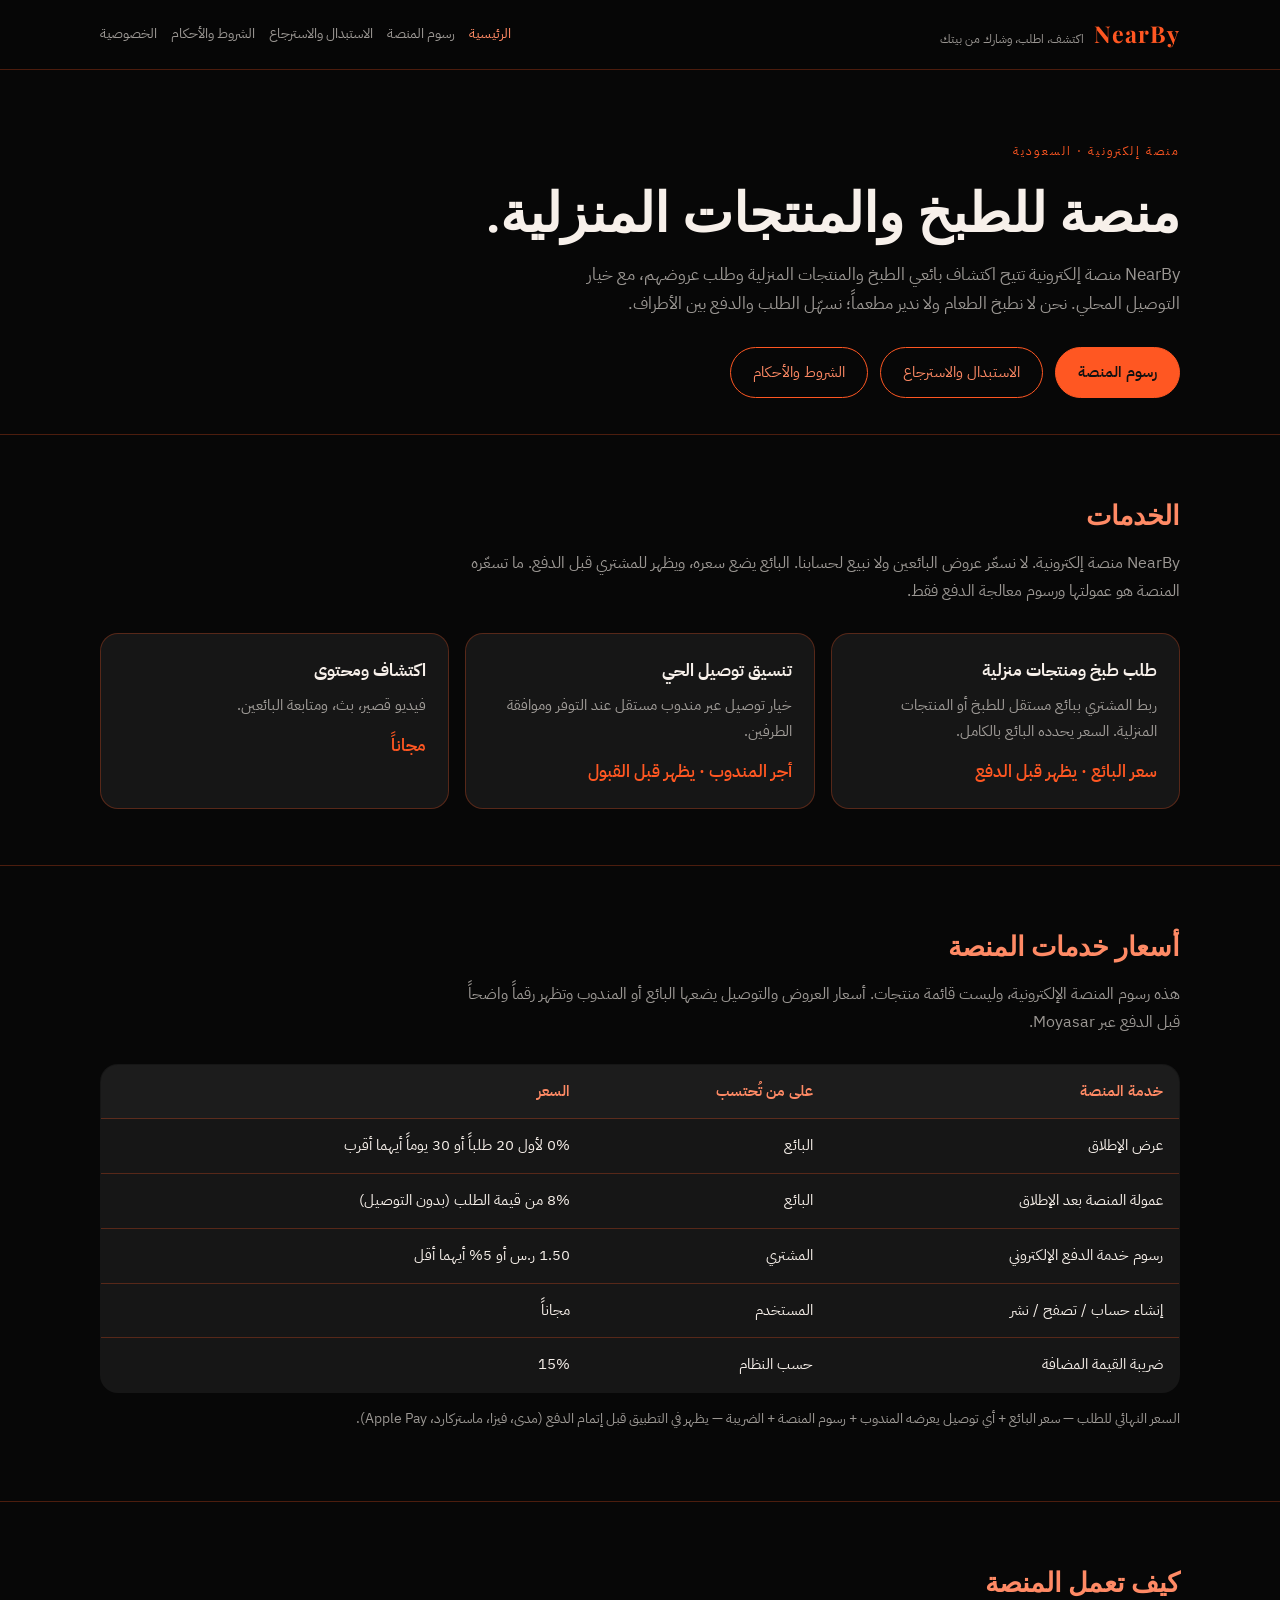
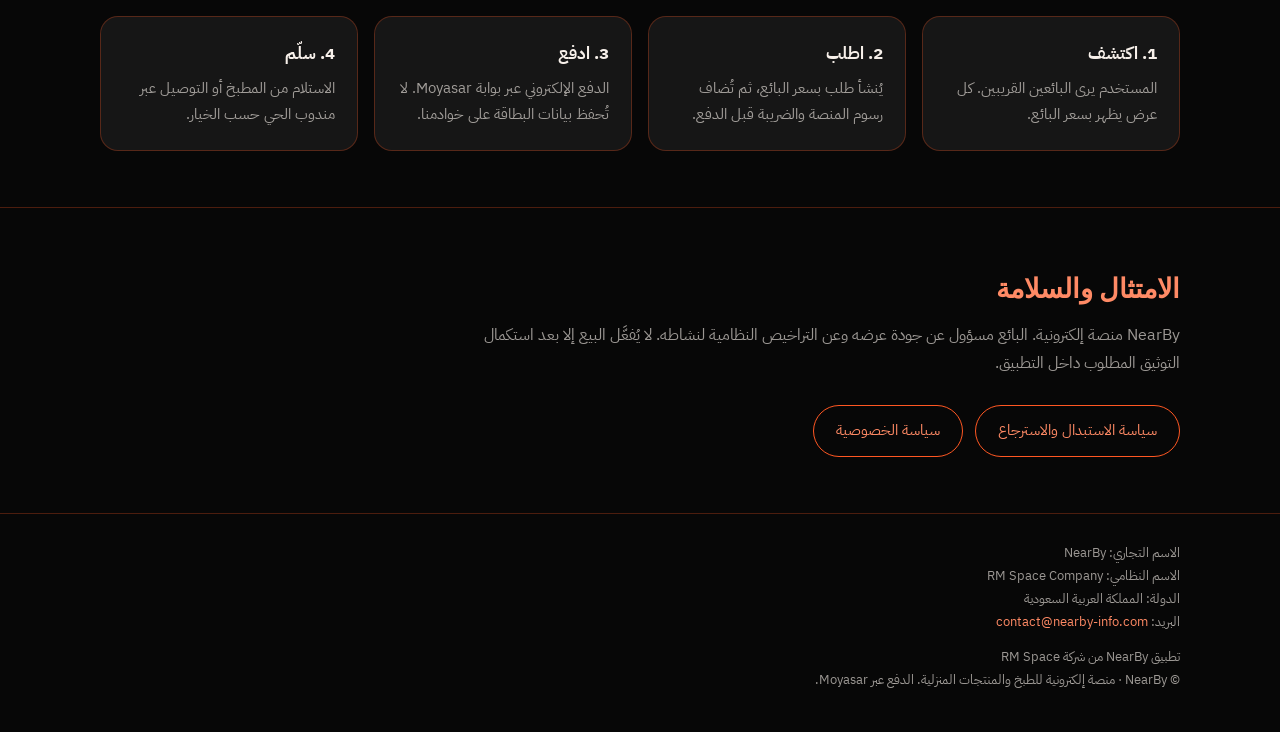
<file: index.html>
<!DOCTYPE html>
<html lang="ar" dir="rtl">
<head>
  <meta charset="utf-8" />
  <meta name="viewport" content="width=device-width, initial-scale=1" />
  <title>NearBy — اكتشف، اطلب، وشارك من بيتك</title>
  <meta name="description" content="NearBy منصة إلكترونية في السعودية للطبخ والمنتجات المنزلية. البائع يحدد أسعار عروضه، والمنصة تعرض رسومها ورسوم الدفع بوضوح." />
  <link rel="preconnect" href="https://fonts.googleapis.com" />
  <link rel="preconnect" href="https://fonts.gstatic.com" crossorigin />
  <link href="https://fonts.googleapis.com/css2?family=IBM+Plex+Sans+Arabic:wght@400;500;600;700&family=Playfair+Display:wght@500;600&display=swap" rel="stylesheet" />
  <link rel="stylesheet" href="styles.css" />
</head>
<body data-page="home">
  <header class="site-header" id="site-header"></header>

  <section class="hero">
    <div class="wrap">
      <p class="kicker">منصة إلكترونية · السعودية</p>
      <h1>منصة للطبخ والمنتجات المنزلية.</h1>
      <p class="lead">NearBy منصة إلكترونية تتيح اكتشاف بائعي الطبخ والمنتجات المنزلية وطلب عروضهم، مع خيار التوصيل المحلي. نحن لا نطبخ الطعام ولا ندير مطعماً؛ نسهّل الطلب والدفع بين الأطراف.</p>
      <div class="cta-row">
        <a class="btn btn-accent" href="pricing.html">رسوم المنصة</a>
        <a class="btn btn-ghost" href="refund.html">الاستبدال والاسترجاع</a>
        <a class="btn btn-ghost" href="terms.html">الشروط والأحكام</a>
      </div>
    </div>
  </section>

  <section class="section" id="services">
    <div class="wrap">
      <h2>الخدمات</h2>
      <p class="intro">NearBy منصة إلكترونية. لا نسعّر عروض البائعين ولا نبيع لحسابنا. البائع يضع سعره، ويظهر للمشتري قبل الدفع. ما تسعّره المنصة هو عمولتها ورسوم معالجة الدفع فقط.</p>
      <div class="grid">
        <article class="card">
          <h3>طلب طبخ ومنتجات منزلية</h3>
          <p>ربط المشتري ببائع مستقل للطبخ أو المنتجات المنزلية. السعر يحدده البائع بالكامل.</p>
          <p class="price">سعر البائع · يظهر قبل الدفع</p>
        </article>
        <article class="card">
          <h3>تنسيق توصيل الحي</h3>
          <p>خيار توصيل عبر مندوب مستقل عند التوفر وموافقة الطرفين.</p>
          <p class="price">أجر المندوب · يظهر قبل القبول</p>
        </article>
        <article class="card">
          <h3>اكتشاف ومحتوى</h3>
          <p>فيديو قصير، بث، ومتابعة البائعين.</p>
          <p class="price">مجاناً</p>
        </article>
      </div>
    </div>
  </section>

  <section class="section" id="pricing">
    <div class="wrap">
      <h2>أسعار خدمات المنصة</h2>
      <p class="intro">هذه رسوم المنصة الإلكترونية، وليست قائمة منتجات. أسعار العروض والتوصيل يضعها البائع أو المندوب وتظهر رقماً واضحاً قبل الدفع عبر Moyasar.</p>
      <table>
        <thead>
          <tr><th>خدمة المنصة</th><th>على من تُحتسب</th><th>السعر</th></tr>
        </thead>
        <tbody>
          <tr><td>عرض الإطلاق</td><td>البائع</td><td>0% لأول 20 طلباً أو 30 يوماً أيهما أقرب</td></tr>
          <tr><td>عمولة المنصة بعد الإطلاق</td><td>البائع</td><td>8% من قيمة الطلب (بدون التوصيل)</td></tr>
          <tr><td>رسوم خدمة الدفع الإلكتروني</td><td>المشتري</td><td>1.50 ر.س أو 5% أيهما أقل</td></tr>
          <tr><td>إنشاء حساب / تصفح / نشر</td><td>المستخدم</td><td>مجاناً</td></tr>
          <tr><td>ضريبة القيمة المضافة</td><td>حسب النظام</td><td>15%</td></tr>
        </tbody>
      </table>
      <p class="note">السعر النهائي للطلب — سعر البائع + أي توصيل يعرضه المندوب + رسوم المنصة + الضريبة — يظهر في التطبيق قبل إتمام الدفع (مدى، فيزا، ماستركارد، Apple Pay).</p>
    </div>
  </section>

  <section class="section">
    <div class="wrap">
      <h2>كيف تعمل المنصة</h2>
      <div class="grid">
        <article class="card"><h3>1. اكتشف</h3><p>المستخدم يرى البائعين القريبين. كل عرض يظهر بسعر البائع.</p></article>
        <article class="card"><h3>2. اطلب</h3><p>يُنشأ طلب بسعر البائع، ثم تُضاف رسوم المنصة والضريبة قبل الدفع.</p></article>
        <article class="card"><h3>3. ادفع</h3><p>الدفع الإلكتروني عبر بوابة Moyasar. لا تُحفظ بيانات البطاقة على خوادمنا.</p></article>
        <article class="card"><h3>4. سلّم</h3><p>الاستلام من المطبخ أو التوصيل عبر مندوب الحي حسب الخيار.</p></article>
      </div>
    </div>
  </section>

  <section class="section">
    <div class="wrap">
      <h2>الامتثال والسلامة</h2>
      <p class="intro">NearBy منصة إلكترونية. البائع مسؤول عن جودة عرضه وعن التراخيص النظامية لنشاطه. لا يُفعَّل البيع إلا بعد استكمال التوثيق المطلوب داخل التطبيق.</p>
      <div class="cta-row">
        <a class="btn btn-ghost" href="refund.html">سياسة الاستبدال والاسترجاع</a>
        <a class="btn btn-ghost" href="privacy.html">سياسة الخصوصية</a>
      </div>
    </div>
  </section>

  <footer class="site-footer" id="site-footer"></footer>
  <script src="entity.js"></script>
  <script src="site.js"></script>
</body>
</html>
</file>
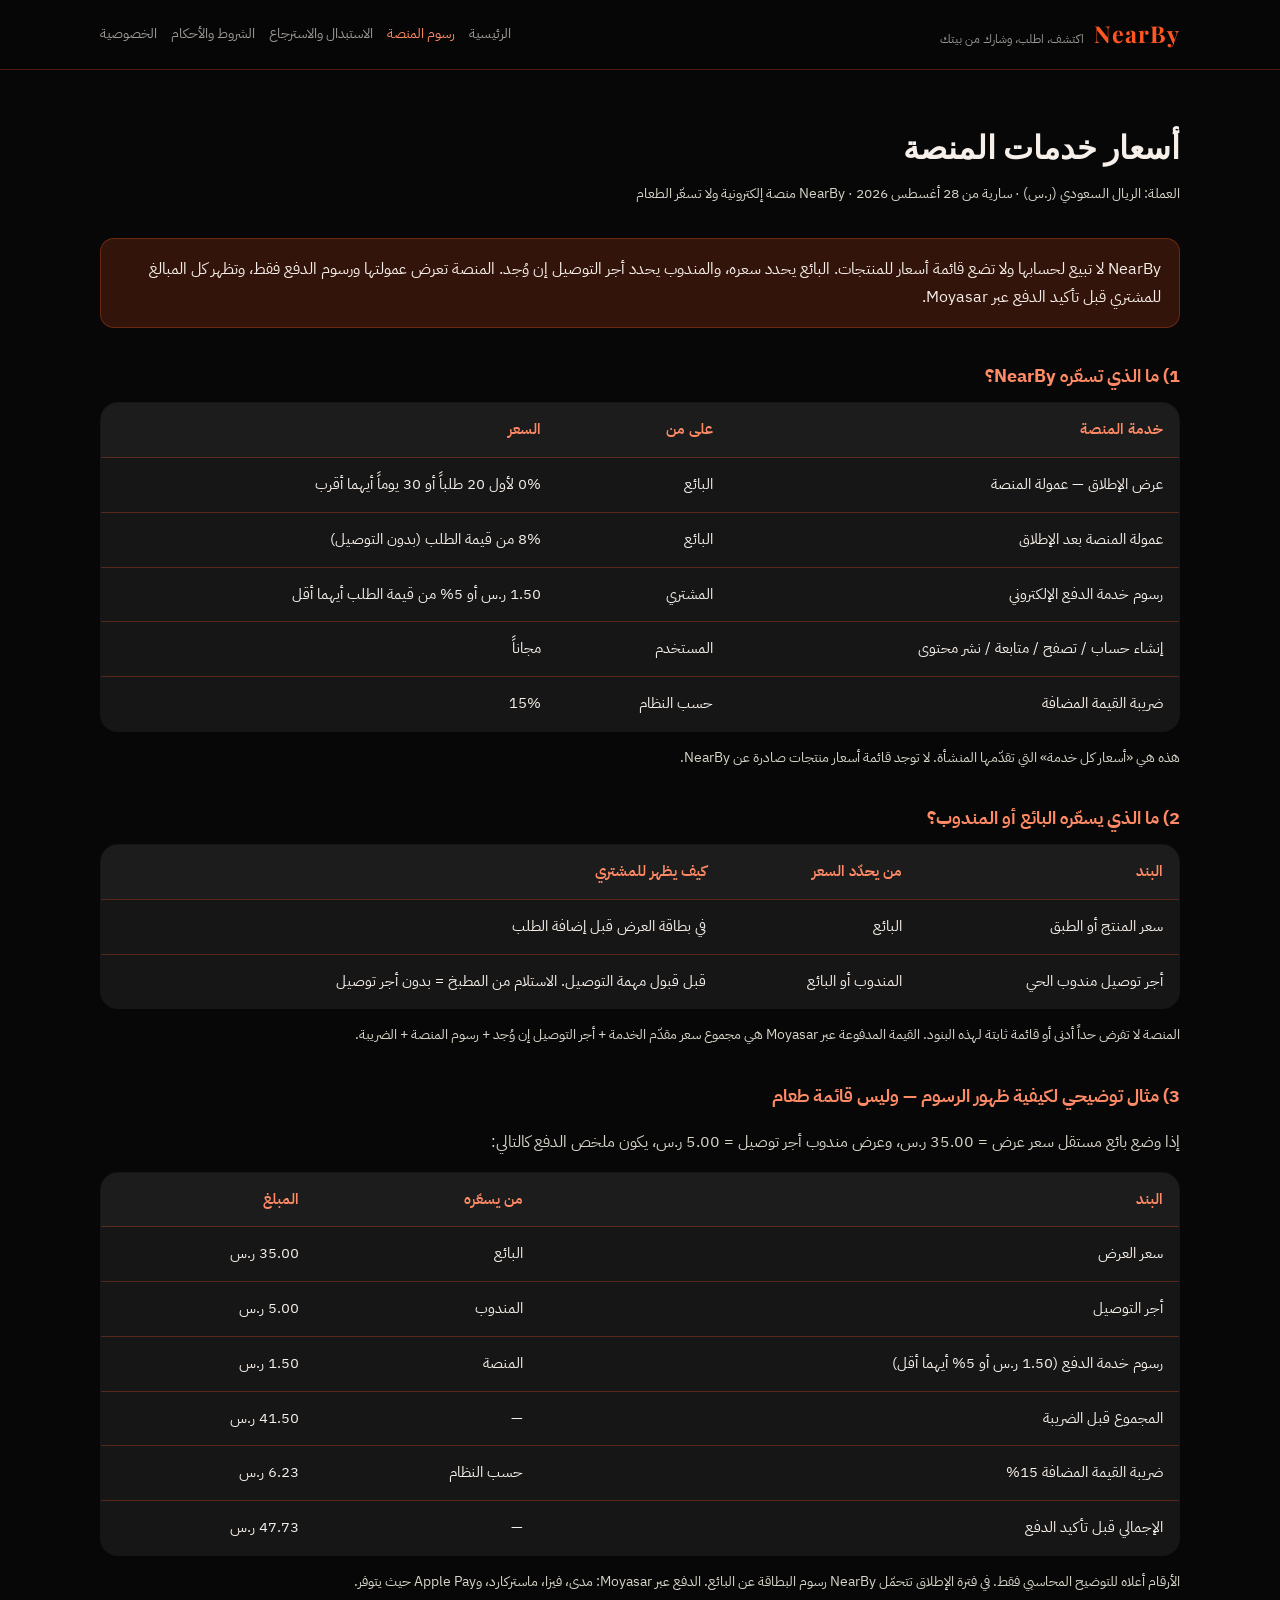
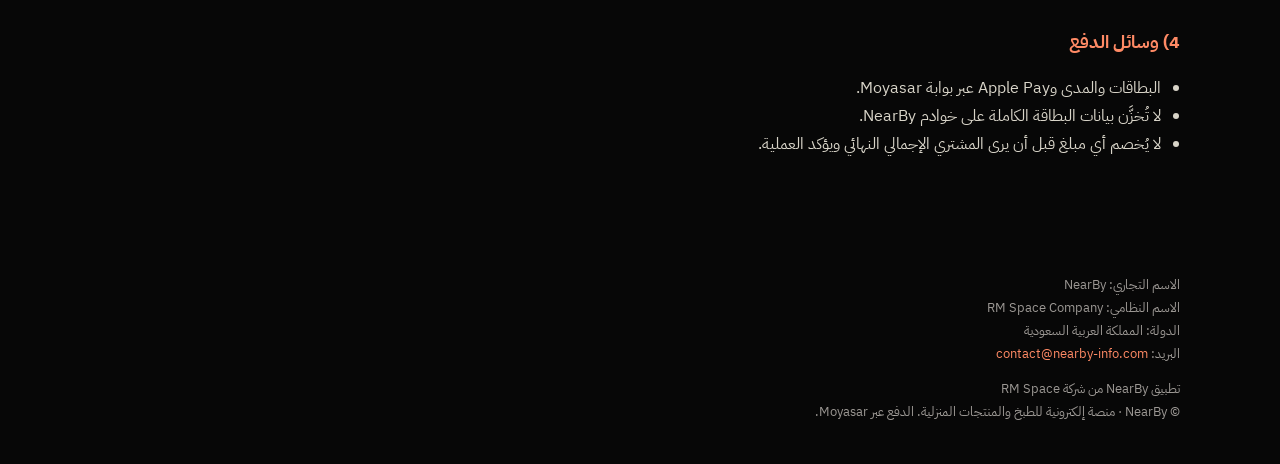
<file: pricing.html>
<!DOCTYPE html>
<html lang="ar" dir="rtl">
<head>
  <meta charset="utf-8" />
  <meta name="viewport" content="width=device-width, initial-scale=1" />
  <title>أسعار خدمات المنصة — NearBy</title>
  <meta name="description" content="رسوم منصة NearBy بالريال السعودي. أسعار العروض يحددها البائع، لا المنصة." />
  <link rel="preconnect" href="https://fonts.googleapis.com" />
  <link rel="preconnect" href="https://fonts.gstatic.com" crossorigin />
  <link href="https://fonts.googleapis.com/css2?family=IBM+Plex+Sans+Arabic:wght@400;500;600;700&family=Playfair+Display:wght@500;600&display=swap" rel="stylesheet" />
  <link rel="stylesheet" href="styles.css" />
</head>
<body data-page="pricing">
  <header class="site-header" id="site-header"></header>
  <main class="legal">
    <div class="wrap">
      <h1>أسعار خدمات المنصة</h1>
      <p class="meta">العملة: الريال السعودي (ر.س) · سارية من <span data-entity="effectiveDate">28 أغسطس 2026</span> · NearBy منصة إلكترونية ولا تسعّر الطعام</p>

      <div class="callout">NearBy لا تبيع لحسابها ولا تضع قائمة أسعار للمنتجات. البائع يحدد سعره، والمندوب يحدد أجر التوصيل إن وُجد. المنصة تعرض عمولتها ورسوم الدفع فقط، وتظهر كل المبالغ للمشتري قبل تأكيد الدفع عبر Moyasar.</div>

      <h2>1) ما الذي تسعّره NearBy؟</h2>
      <table>
        <thead><tr><th>خدمة المنصة</th><th>على من</th><th>السعر</th></tr></thead>
        <tbody>
          <tr><td>عرض الإطلاق — عمولة المنصة</td><td>البائع</td><td>0% لأول 20 طلباً أو 30 يوماً أيهما أقرب</td></tr>
          <tr><td>عمولة المنصة بعد الإطلاق</td><td>البائع</td><td>8% من قيمة الطلب (بدون التوصيل)</td></tr>
          <tr><td>رسوم خدمة الدفع الإلكتروني</td><td>المشتري</td><td>1.50 ر.س أو 5% من قيمة الطلب أيهما أقل</td></tr>
          <tr><td>إنشاء حساب / تصفح / متابعة / نشر محتوى</td><td>المستخدم</td><td>مجاناً</td></tr>
          <tr><td>ضريبة القيمة المضافة</td><td>حسب النظام</td><td>15%</td></tr>
        </tbody>
      </table>
      <p class="note">هذه هي «أسعار كل خدمة» التي تقدّمها المنشأة. لا توجد قائمة أسعار منتجات صادرة عن NearBy.</p>

      <h2>2) ما الذي يسعّره البائع أو المندوب؟</h2>
      <table>
        <thead><tr><th>البند</th><th>من يحدّد السعر</th><th>كيف يظهر للمشتري</th></tr></thead>
        <tbody>
          <tr><td>سعر المنتج أو الطبق</td><td>البائع</td><td>في بطاقة العرض قبل إضافة الطلب</td></tr>
          <tr><td>أجر توصيل مندوب الحي</td><td>المندوب أو البائع</td><td>قبل قبول مهمة التوصيل. الاستلام من المطبخ = بدون أجر توصيل</td></tr>
        </tbody>
      </table>
      <p class="note">المنصة لا تفرض حداً أدنى أو قائمة ثابتة لهذه البنود. القيمة المدفوعة عبر Moyasar هي مجموع سعر مقدّم الخدمة + أجر التوصيل إن وُجد + رسوم المنصة + الضريبة.</p>

      <h2>3) مثال توضيحي لكيفية ظهور الرسوم — وليس قائمة طعام</h2>
      <p>إذا وضع بائع مستقل سعر عرض = 35.00 ر.س، وعرض مندوب أجر توصيل = 5.00 ر.س، يكون ملخص الدفع كالتالي:</p>
      <table>
        <thead><tr><th>البند</th><th>من يسعّره</th><th>المبلغ</th></tr></thead>
        <tbody>
          <tr><td>سعر العرض</td><td>البائع</td><td>35.00 ر.س</td></tr>
          <tr><td>أجر التوصيل</td><td>المندوب</td><td>5.00 ر.س</td></tr>
          <tr><td>رسوم خدمة الدفع (1.50 ر.س أو 5% أيهما أقل)</td><td>المنصة</td><td>1.50 ر.س</td></tr>
          <tr><td>المجموع قبل الضريبة</td><td>—</td><td>41.50 ر.س</td></tr>
          <tr><td>ضريبة القيمة المضافة 15%</td><td>حسب النظام</td><td>6.23 ر.س</td></tr>
          <tr><td>الإجمالي قبل تأكيد الدفع</td><td>—</td><td>47.73 ر.س</td></tr>
        </tbody>
      </table>
      <p class="note">الأرقام أعلاه للتوضيح المحاسبي فقط. في فترة الإطلاق تتحمّل NearBy رسوم البطاقة عن البائع. الدفع عبر Moyasar: مدى، فيزا، ماستركارد، وApple Pay حيث يتوفر.</p>

      <h2>4) وسائل الدفع</h2>
      <ul>
        <li>البطاقات والمدى وApple Pay عبر بوابة Moyasar.</li>
        <li>لا تُخزَّن بيانات البطاقة الكاملة على خوادم NearBy.</li>
        <li>لا يُخصم أي مبلغ قبل أن يرى المشتري الإجمالي النهائي ويؤكد العملية.</li>
      </ul>
    </div>
  </main>
  <footer class="site-footer" id="site-footer"></footer>
  <script src="entity.js"></script>
  <script src="site.js"></script>
</body>
</html>
</file>
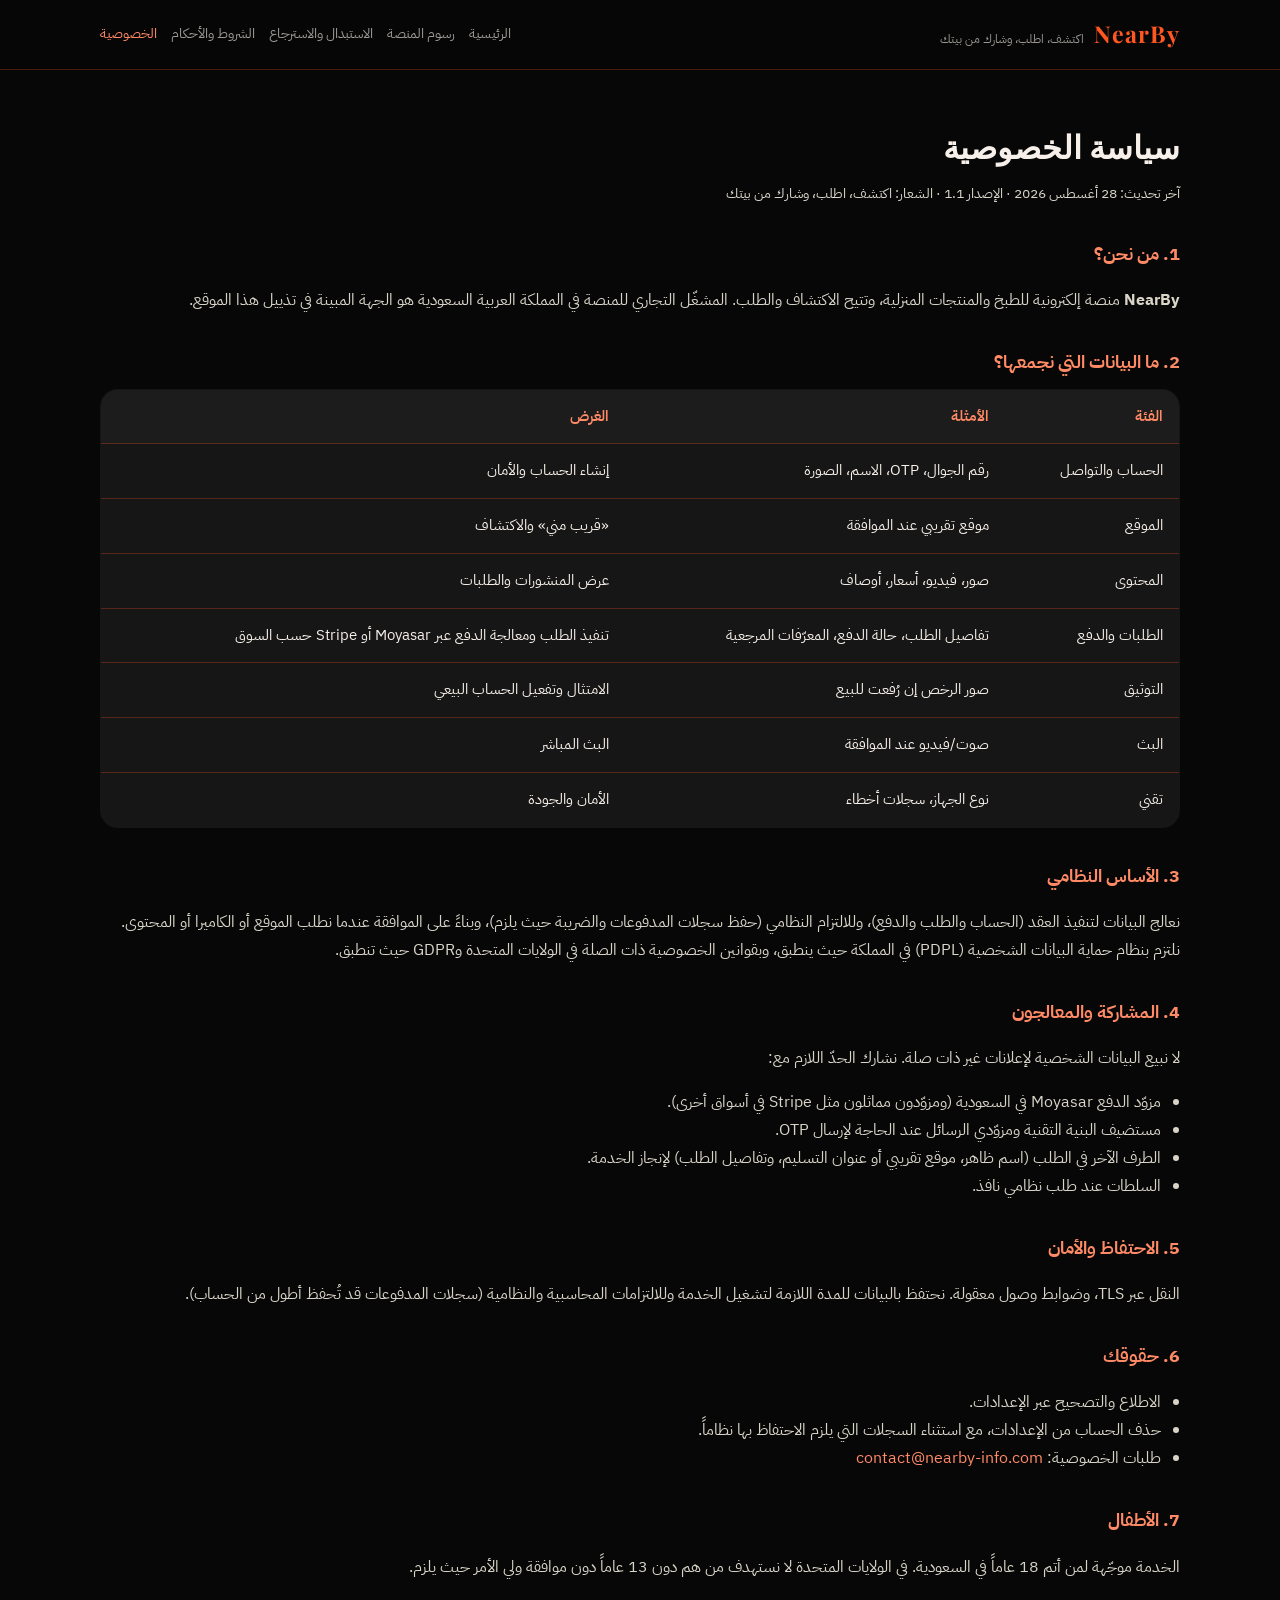
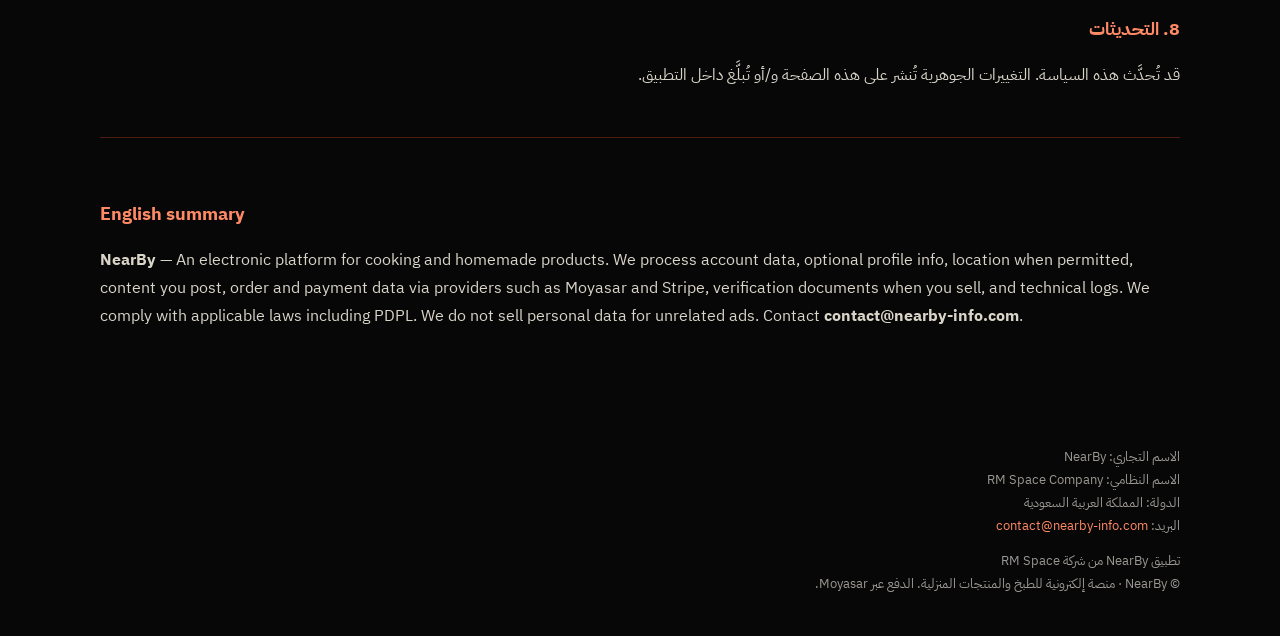
<file: privacy.html>
<!DOCTYPE html>
<html lang="ar" dir="rtl">
<head>
  <meta charset="utf-8" />
  <meta name="viewport" content="width=device-width, initial-scale=1" />
  <title>سياسة الخصوصية — NearBy</title>
  <meta name="description" content="سياسة الخصوصية لتطبيق NearBy — اكتشف، اطلب، وشارك من بيتك. الامتثال لنظام حماية البيانات الشخصية ومعالجة الدفع عبر Moyasar." />
  <link rel="preconnect" href="https://fonts.googleapis.com" />
  <link rel="preconnect" href="https://fonts.gstatic.com" crossorigin />
  <link href="https://fonts.googleapis.com/css2?family=IBM+Plex+Sans+Arabic:wght@400;500;600;700&family=Playfair+Display:wght@500;600&display=swap" rel="stylesheet" />
  <link rel="stylesheet" href="styles.css" />
</head>
<body data-page="privacy">
  <header class="site-header" id="site-header"></header>
  <main class="legal">
    <div class="wrap">
      <h1>سياسة الخصوصية</h1>
      <p class="meta">آخر تحديث: 28 أغسطس 2026 · الإصدار 1.1 · الشعار: اكتشف، اطلب، وشارك من بيتك</p>

      <h2>1. من نحن؟</h2>
      <p><strong>NearBy</strong> منصة إلكترونية للطبخ والمنتجات المنزلية، وتتيح الاكتشاف والطلب. المشغّل التجاري للمنصة في المملكة العربية السعودية هو الجهة المبينة في تذييل هذا الموقع.</p>

      <h2>2. ما البيانات التي نجمعها؟</h2>
      <table>
        <thead><tr><th>الفئة</th><th>الأمثلة</th><th>الغرض</th></tr></thead>
        <tbody>
          <tr><td>الحساب والتواصل</td><td>رقم الجوال، OTP، الاسم، الصورة</td><td>إنشاء الحساب والأمان</td></tr>
          <tr><td>الموقع</td><td>موقع تقريبي عند الموافقة</td><td>«قريب مني» والاكتشاف</td></tr>
          <tr><td>المحتوى</td><td>صور، فيديو، أسعار، أوصاف</td><td>عرض المنشورات والطلبات</td></tr>
          <tr><td>الطلبات والدفع</td><td>تفاصيل الطلب، حالة الدفع، المعرّفات المرجعية</td><td>تنفيذ الطلب ومعالجة الدفع عبر Moyasar أو Stripe حسب السوق</td></tr>
          <tr><td>التوثيق</td><td>صور الرخص إن رُفعت للبيع</td><td>الامتثال وتفعيل الحساب البيعي</td></tr>
          <tr><td>البث</td><td>صوت/فيديو عند الموافقة</td><td>البث المباشر</td></tr>
          <tr><td>تقني</td><td>نوع الجهاز، سجلات أخطاء</td><td>الأمان والجودة</td></tr>
        </tbody>
      </table>

      <h2>3. الأساس النظامي</h2>
      <p>نعالج البيانات لتنفيذ العقد (الحساب والطلب والدفع)، وللالتزام النظامي (حفظ سجلات المدفوعات والضريبة حيث يلزم)، وبناءً على الموافقة عندما نطلب الموقع أو الكاميرا أو المحتوى. نلتزم بنظام حماية البيانات الشخصية (PDPL) في المملكة حيث ينطبق، وبقوانين الخصوصية ذات الصلة في الولايات المتحدة وGDPR حيث تنطبق.</p>

      <h2>4. المشاركة والمعالجون</h2>
      <p>لا نبيع البيانات الشخصية لإعلانات غير ذات صلة. نشارك الحدّ اللازم مع:</p>
      <ul>
        <li>مزوّد الدفع Moyasar في السعودية (ومزوّدون مماثلون مثل Stripe في أسواق أخرى).</li>
        <li>مستضيف البنية التقنية ومزوّدي الرسائل عند الحاجة لإرسال OTP.</li>
        <li>الطرف الآخر في الطلب (اسم ظاهر، موقع تقريبي أو عنوان التسليم، وتفاصيل الطلب) لإنجاز الخدمة.</li>
        <li>السلطات عند طلب نظامي نافذ.</li>
      </ul>

      <h2>5. الاحتفاظ والأمان</h2>
      <p>النقل عبر TLS، وضوابط وصول معقولة. نحتفظ بالبيانات للمدة اللازمة لتشغيل الخدمة وللالتزامات المحاسبية والنظامية (سجلات المدفوعات قد تُحفظ أطول من الحساب).</p>

      <h2>6. حقوقك</h2>
      <ul>
        <li>الاطلاع والتصحيح عبر الإعدادات.</li>
        <li>حذف الحساب من الإعدادات، مع استثناء السجلات التي يلزم الاحتفاظ بها نظاماً.</li>
        <li>طلبات الخصوصية: <a href="mailto:contact@nearby-info.com">contact@nearby-info.com</a></li>
      </ul>

      <h2>7. الأطفال</h2>
      <p>الخدمة موجّهة لمن أتم 18 عاماً في السعودية. في الولايات المتحدة لا نستهدف من هم دون 13 عاماً دون موافقة ولي الأمر حيث يلزم.</p>

      <h2>8. التحديثات</h2>
      <p>قد تُحدَّث هذه السياسة. التغييرات الجوهرية تُنشر على هذه الصفحة و/أو تُبلَّغ داخل التطبيق.</p>

      <div class="en-block">
        <h2>English summary</h2>
        <p><strong>NearBy</strong> — An electronic platform for cooking and homemade products. We process account data, optional profile info, location when permitted, content you post, order and payment data via providers such as Moyasar and Stripe, verification documents when you sell, and technical logs. We comply with applicable laws including PDPL. We do not sell personal data for unrelated ads. Contact <strong>contact@nearby-info.com</strong>.</p>
      </div>
    </div>
  </main>
  <footer class="site-footer" id="site-footer"></footer>
  <script src="entity.js"></script>
  <script src="site.js"></script>
</body>
</html>
</file>
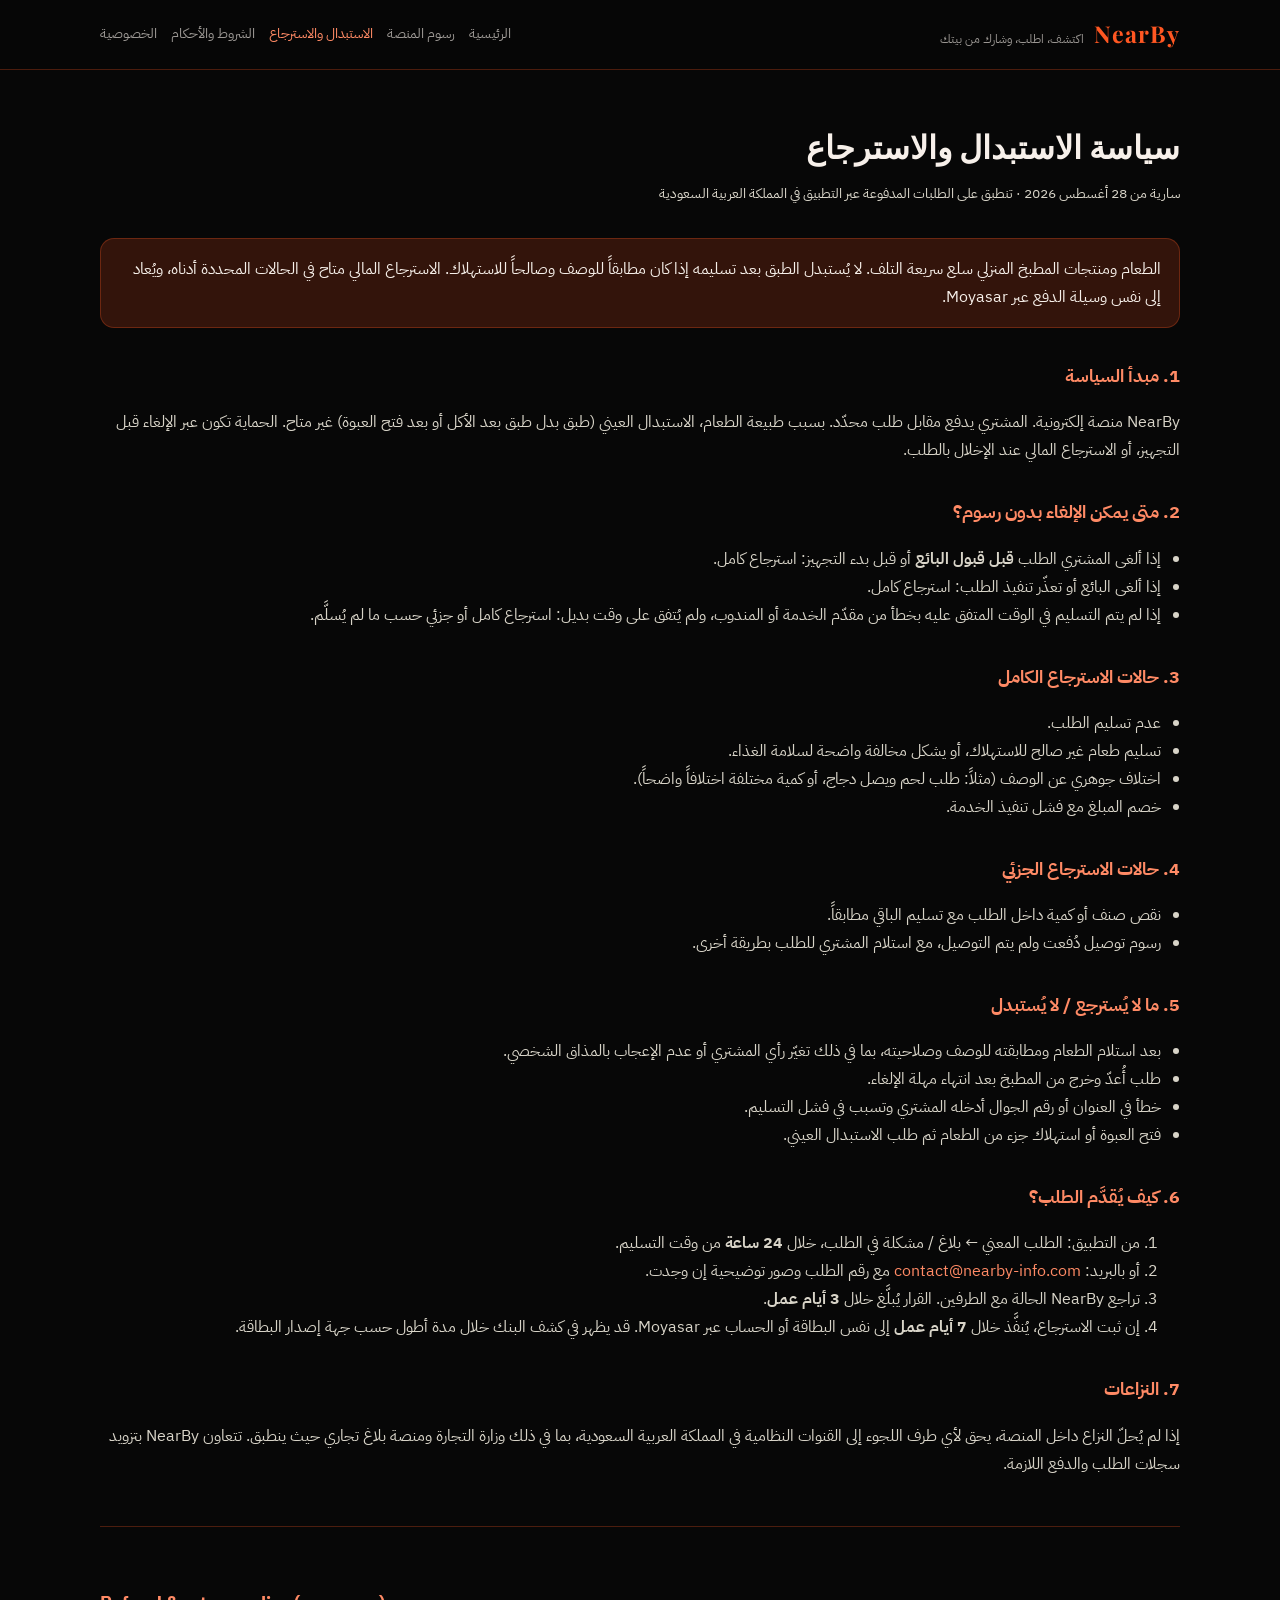
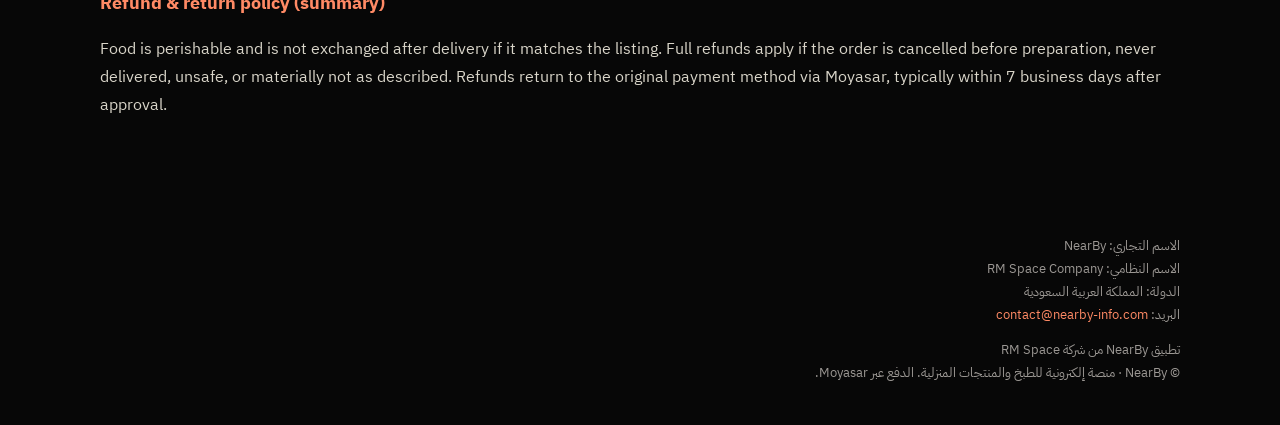
<file: refund.html>
<!DOCTYPE html>
<html lang="ar" dir="rtl">
<head>
  <meta charset="utf-8" />
  <meta name="viewport" content="width=device-width, initial-scale=1" />
  <title>سياسة الاستبدال والاسترجاع — NearBy</title>
  <meta name="description" content="سياسة الاستبدال والاسترجاع لمنصة NearBy: الطعام منتج سريع التلف، مع استرجاع واضح عند الإلغاء أو عدم التسليم أو عدم المطابقة." />
  <link rel="preconnect" href="https://fonts.googleapis.com" />
  <link rel="preconnect" href="https://fonts.gstatic.com" crossorigin />
  <link href="https://fonts.googleapis.com/css2?family=IBM+Plex+Sans+Arabic:wght@400;500;600;700&family=Playfair+Display:wght@500;600&display=swap" rel="stylesheet" />
  <link rel="stylesheet" href="styles.css" />
</head>
<body data-page="refund">
  <header class="site-header" id="site-header"></header>
  <main class="legal">
    <div class="wrap">
      <h1>سياسة الاستبدال والاسترجاع</h1>
      <p class="meta">سارية من <span data-entity="effectiveDate">28 أغسطس 2026</span> · تنطبق على الطلبات المدفوعة عبر التطبيق في المملكة العربية السعودية</p>

      <div class="callout">الطعام ومنتجات المطبخ المنزلي سلع سريعة التلف. لا يُستبدل الطبق بعد تسليمه إذا كان مطابقاً للوصف وصالحاً للاستهلاك. الاسترجاع المالي متاح في الحالات المحددة أدناه، ويُعاد إلى نفس وسيلة الدفع عبر Moyasar.</div>

      <h2>1. مبدأ السياسة</h2>
      <p>NearBy منصة إلكترونية. المشتري يدفع مقابل طلب محدّد. بسبب طبيعة الطعام، الاستبدال العيني (طبق بدل طبق بعد الأكل أو بعد فتح العبوة) غير متاح. الحماية تكون عبر الإلغاء قبل التجهيز، أو الاسترجاع المالي عند الإخلال بالطلب.</p>

      <h2>2. متى يمكن الإلغاء بدون رسوم؟</h2>
      <ul>
        <li>إذا ألغى المشتري الطلب <strong>قبل قبول البائع</strong> أو قبل بدء التجهيز: استرجاع كامل.</li>
        <li>إذا ألغى البائع أو تعذّر تنفيذ الطلب: استرجاع كامل.</li>
        <li>إذا لم يتم التسليم في الوقت المتفق عليه بخطأ من مقدّم الخدمة أو المندوب، ولم يُتفق على وقت بديل: استرجاع كامل أو جزئي حسب ما لم يُسلَّم.</li>
      </ul>

      <h2>3. حالات الاسترجاع الكامل</h2>
      <ul>
        <li>عدم تسليم الطلب.</li>
        <li>تسليم طعام غير صالح للاستهلاك، أو يشكل مخالفة واضحة لسلامة الغذاء.</li>
        <li>اختلاف جوهري عن الوصف (مثلاً: طلب لحم ويصل دجاج، أو كمية مختلفة اختلافاً واضحاً).</li>
        <li>خصم المبلغ مع فشل تنفيذ الخدمة.</li>
      </ul>

      <h2>4. حالات الاسترجاع الجزئي</h2>
      <ul>
        <li>نقص صنف أو كمية داخل الطلب مع تسليم الباقي مطابقاً.</li>
        <li>رسوم توصيل دُفعت ولم يتم التوصيل، مع استلام المشتري للطلب بطريقة أخرى.</li>
      </ul>

      <h2>5. ما لا يُسترجع / لا يُستبدل</h2>
      <ul>
        <li>بعد استلام الطعام ومطابقته للوصف وصلاحيته، بما في ذلك تغيّر رأي المشتري أو عدم الإعجاب بالمذاق الشخصي.</li>
        <li>طلب أُعدّ وخرج من المطبخ بعد انتهاء مهلة الإلغاء.</li>
        <li>خطأ في العنوان أو رقم الجوال أدخله المشتري وتسبب في فشل التسليم.</li>
        <li>فتح العبوة أو استهلاك جزء من الطعام ثم طلب الاستبدال العيني.</li>
      </ul>

      <h2>6. كيف يُقدَّم الطلب؟</h2>
      <ol>
        <li>من التطبيق: الطلب المعني ← بلاغ / مشكلة في الطلب، خلال <strong>24 ساعة</strong> من وقت التسليم.</li>
        <li>أو بالبريد: <a href="mailto:contact@nearby-info.com">contact@nearby-info.com</a> مع رقم الطلب وصور توضيحية إن وجدت.</li>
        <li>تراجع NearBy الحالة مع الطرفين. القرار يُبلَّغ خلال <strong>3 أيام عمل</strong>.</li>
        <li>إن ثبت الاسترجاع، يُنفَّذ خلال <strong>7 أيام عمل</strong> إلى نفس البطاقة أو الحساب عبر Moyasar. قد يظهر في كشف البنك خلال مدة أطول حسب جهة إصدار البطاقة.</li>
      </ol>

      <h2>7. النزاعات</h2>
      <p>إذا لم يُحلّ النزاع داخل المنصة، يحق لأي طرف اللجوء إلى القنوات النظامية في المملكة العربية السعودية، بما في ذلك وزارة التجارة ومنصة بلاغ تجاري حيث ينطبق. تتعاون NearBy بتزويد سجلات الطلب والدفع اللازمة.</p>

      <div class="en-block">
        <h2>Refund &amp; return policy (summary)</h2>
        <p>Food is perishable and is not exchanged after delivery if it matches the listing. Full refunds apply if the order is cancelled before preparation, never delivered, unsafe, or materially not as described. Refunds return to the original payment method via Moyasar, typically within 7 business days after approval.</p>
      </div>
    </div>
  </main>
  <footer class="site-footer" id="site-footer"></footer>
  <script src="entity.js"></script>
  <script src="site.js"></script>
</body>
</html>
</file>
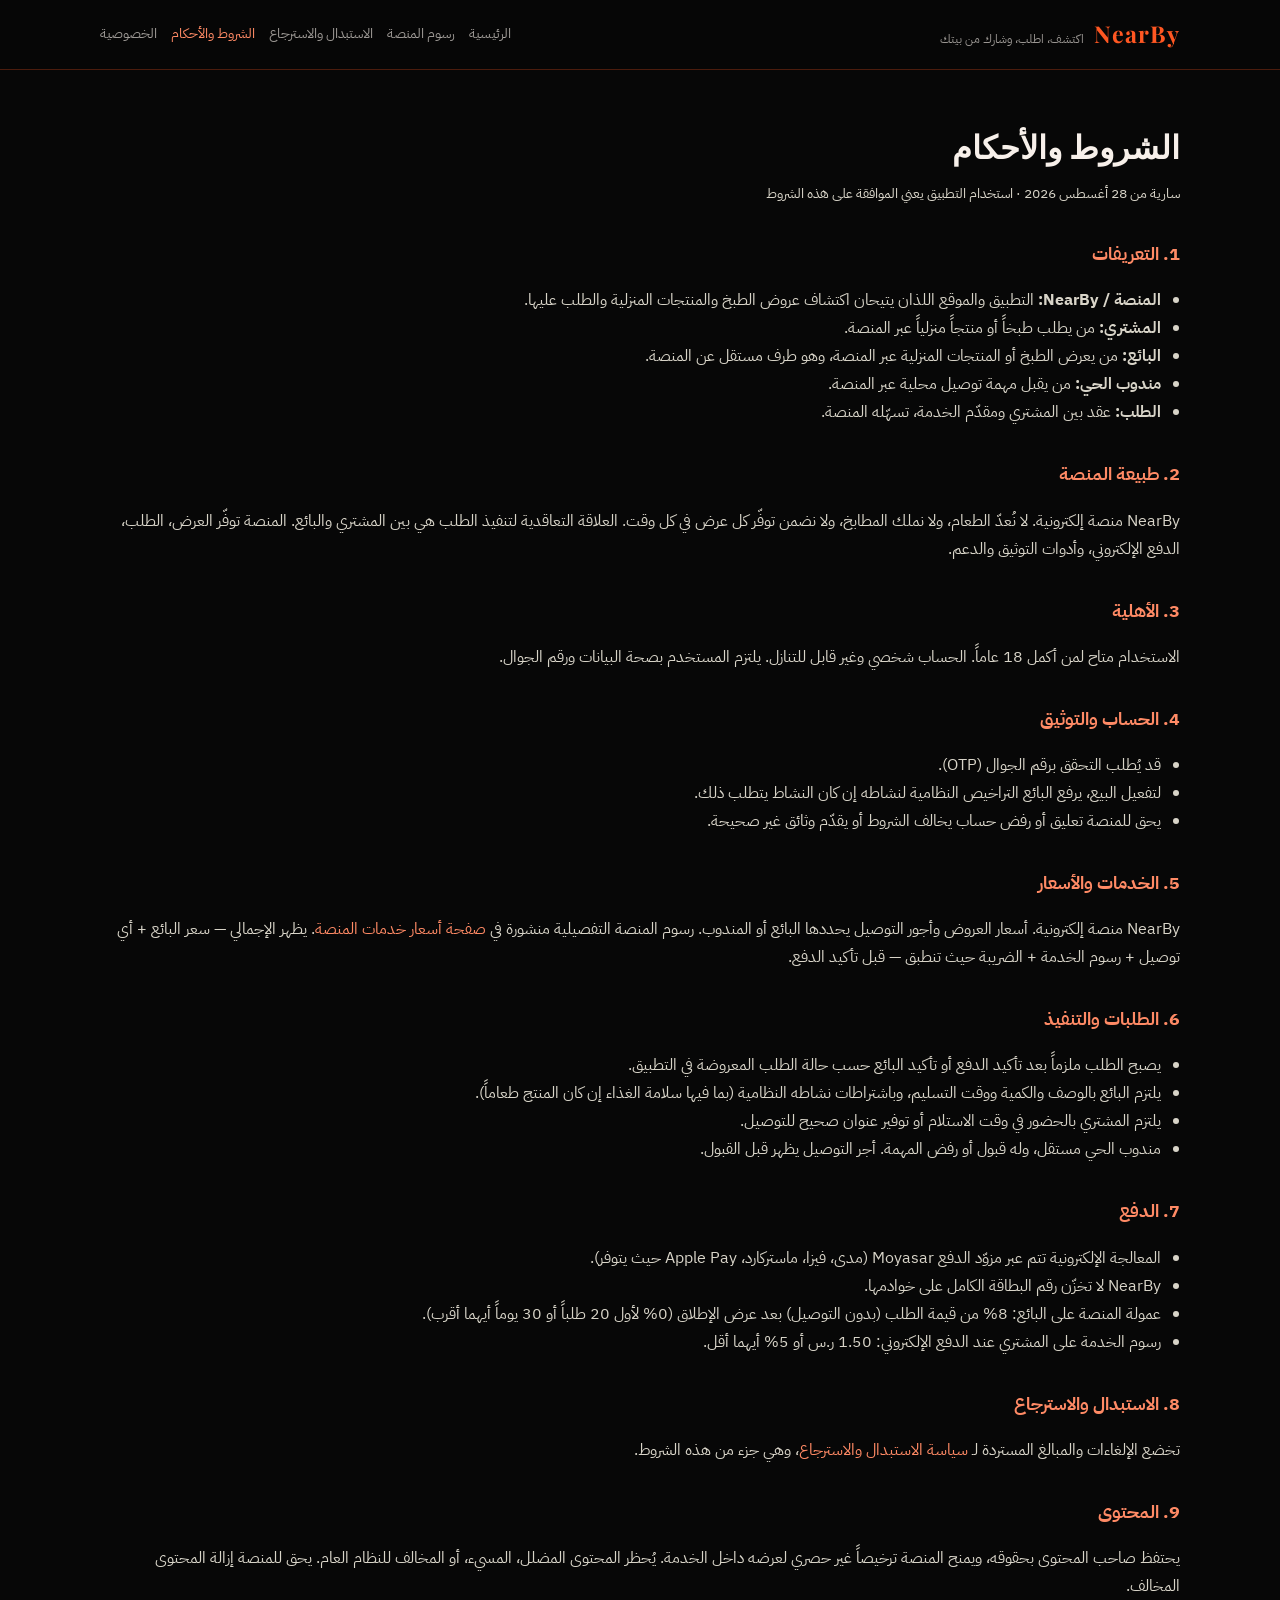
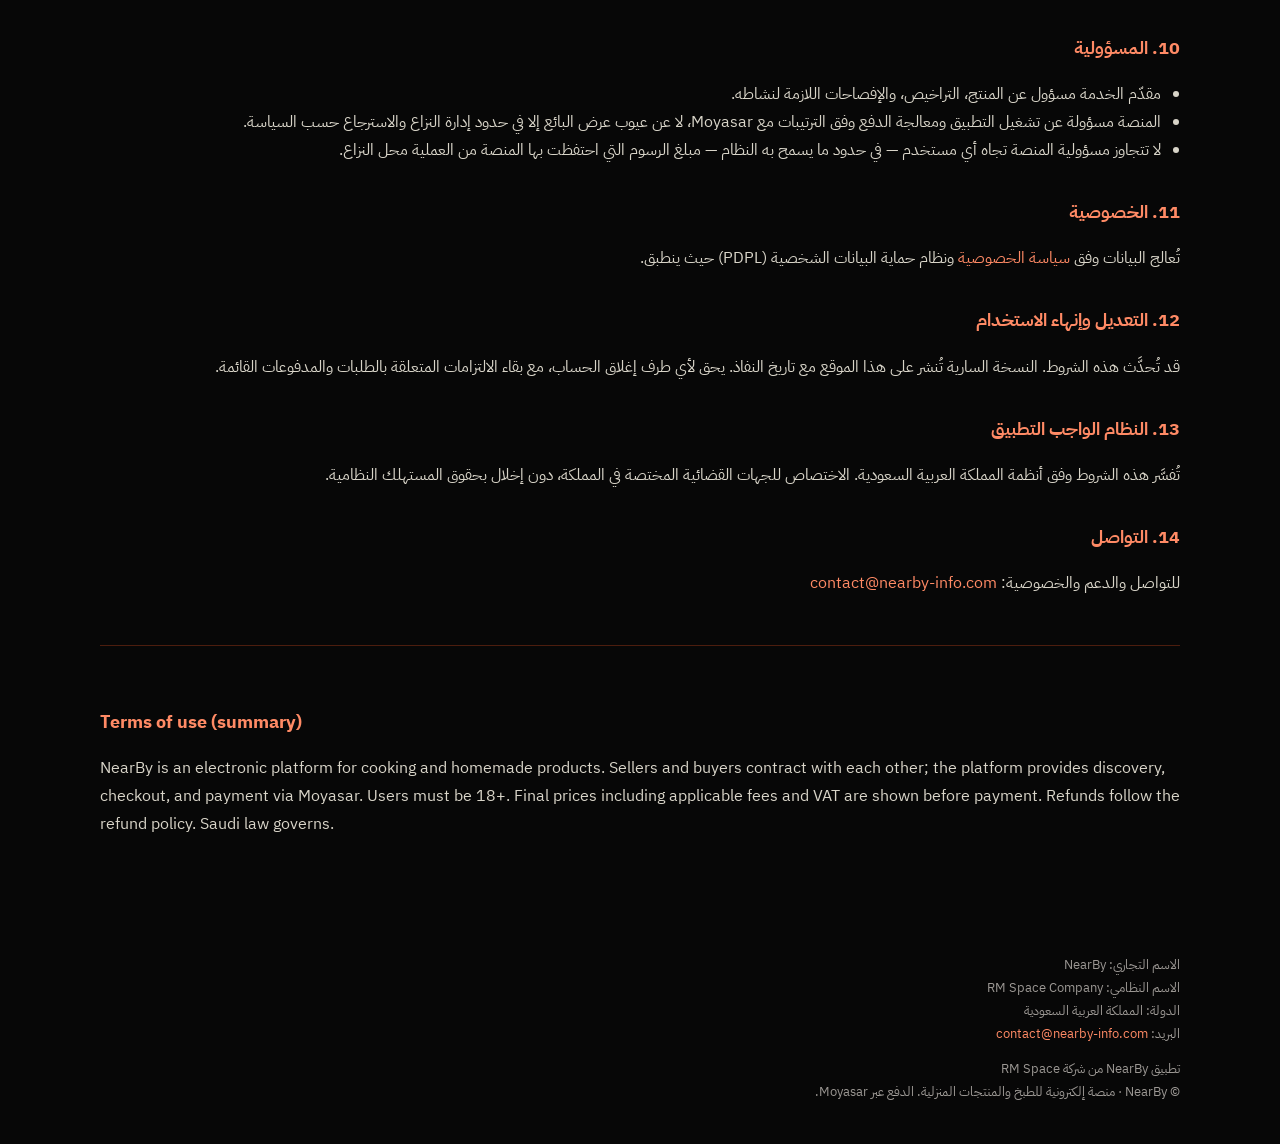
<file: terms.html>
<!DOCTYPE html>
<html lang="ar" dir="rtl">
<head>
  <meta charset="utf-8" />
  <meta name="viewport" content="width=device-width, initial-scale=1" />
  <title>الشروط والأحكام — NearBy</title>
  <meta name="description" content="شروط وأحكام استخدام منصة NearBy للطلب من البائعين المحليين والدفع الإلكتروني." />
  <link rel="preconnect" href="https://fonts.googleapis.com" />
  <link rel="preconnect" href="https://fonts.gstatic.com" crossorigin />
  <link href="https://fonts.googleapis.com/css2?family=IBM+Plex+Sans+Arabic:wght@400;500;600;700&family=Playfair+Display:wght@500;600&display=swap" rel="stylesheet" />
  <link rel="stylesheet" href="styles.css" />
</head>
<body data-page="terms">
  <header class="site-header" id="site-header"></header>
  <main class="legal">
    <div class="wrap">
      <h1>الشروط والأحكام</h1>
      <p class="meta">سارية من <span data-entity="effectiveDate">28 أغسطس 2026</span> · استخدام التطبيق يعني الموافقة على هذه الشروط</p>

      <h2>1. التعريفات</h2>
      <ul>
        <li><strong>المنصة / NearBy:</strong> التطبيق والموقع اللذان يتيحان اكتشاف عروض الطبخ والمنتجات المنزلية والطلب عليها.</li>
        <li><strong>المشتري:</strong> من يطلب طبخاً أو منتجاً منزلياً عبر المنصة.</li>
        <li><strong>البائع:</strong> من يعرض الطبخ أو المنتجات المنزلية عبر المنصة، وهو طرف مستقل عن المنصة.</li>
        <li><strong>مندوب الحي:</strong> من يقبل مهمة توصيل محلية عبر المنصة.</li>
        <li><strong>الطلب:</strong> عقد بين المشتري ومقدّم الخدمة، تسهّله المنصة.</li>
      </ul>

      <h2>2. طبيعة المنصة</h2>
      <p>NearBy منصة إلكترونية. لا نُعدّ الطعام، ولا نملك المطابخ، ولا نضمن توفّر كل عرض في كل وقت. العلاقة التعاقدية لتنفيذ الطلب هي بين المشتري والبائع. المنصة توفّر العرض، الطلب، الدفع الإلكتروني، وأدوات التوثيق والدعم.</p>

      <h2>3. الأهلية</h2>
      <p>الاستخدام متاح لمن أكمل 18 عاماً. الحساب شخصي وغير قابل للتنازل. يلتزم المستخدم بصحة البيانات ورقم الجوال.</p>

      <h2>4. الحساب والتوثيق</h2>
      <ul>
        <li>قد يُطلب التحقق برقم الجوال (OTP).</li>
        <li>لتفعيل البيع، يرفع البائع التراخيص النظامية لنشاطه إن كان النشاط يتطلب ذلك.</li>
        <li>يحق للمنصة تعليق أو رفض حساب يخالف الشروط أو يقدّم وثائق غير صحيحة.</li>
      </ul>

      <h2>5. الخدمات والأسعار</h2>
      <p>NearBy منصة إلكترونية. أسعار العروض وأجور التوصيل يحددها البائع أو المندوب. رسوم المنصة التفصيلية منشورة في <a href="pricing.html">صفحة أسعار خدمات المنصة</a>. يظهر الإجمالي — سعر البائع + أي توصيل + رسوم الخدمة + الضريبة حيث تنطبق — قبل تأكيد الدفع.</p>

      <h2>6. الطلبات والتنفيذ</h2>
      <ul>
        <li>يصبح الطلب ملزماً بعد تأكيد الدفع أو تأكيد البائع حسب حالة الطلب المعروضة في التطبيق.</li>
        <li>يلتزم البائع بالوصف والكمية ووقت التسليم، وباشتراطات نشاطه النظامية (بما فيها سلامة الغذاء إن كان المنتج طعاماً).</li>
        <li>يلتزم المشتري بالحضور في وقت الاستلام أو توفير عنوان صحيح للتوصيل.</li>
        <li>مندوب الحي مستقل، وله قبول أو رفض المهمة. أجر التوصيل يظهر قبل القبول.</li>
      </ul>

      <h2>7. الدفع</h2>
      <ul>
        <li>المعالجة الإلكترونية تتم عبر مزوّد الدفع Moyasar (مدى، فيزا، ماستركارد، Apple Pay حيث يتوفر).</li>
        <li>NearBy لا تخزّن رقم البطاقة الكامل على خوادمها.</li>
        <li>عمولة المنصة على البائع: 8% من قيمة الطلب (بدون التوصيل) بعد عرض الإطلاق (0% لأول 20 طلباً أو 30 يوماً أيهما أقرب).</li>
        <li>رسوم الخدمة على المشتري عند الدفع الإلكتروني: 1.50 ر.س أو 5% أيهما أقل.</li>
      </ul>

      <h2>8. الاستبدال والاسترجاع</h2>
      <p>تخضع الإلغاءات والمبالغ المستردة لـ <a href="refund.html">سياسة الاستبدال والاسترجاع</a>، وهي جزء من هذه الشروط.</p>

      <h2>9. المحتوى</h2>
      <p>يحتفظ صاحب المحتوى بحقوقه، ويمنح المنصة ترخيصاً غير حصري لعرضه داخل الخدمة. يُحظر المحتوى المضلل، المسيء، أو المخالف للنظام العام. يحق للمنصة إزالة المحتوى المخالف.</p>

      <h2>10. المسؤولية</h2>
      <ul>
        <li>مقدّم الخدمة مسؤول عن المنتج، التراخيص، والإفصاحات اللازمة لنشاطه.</li>
        <li>المنصة مسؤولة عن تشغيل التطبيق ومعالجة الدفع وفق الترتيبات مع Moyasar، لا عن عيوب عرض البائع إلا في حدود إدارة النزاع والاسترجاع حسب السياسة.</li>
        <li>لا تتجاوز مسؤولية المنصة تجاه أي مستخدم — في حدود ما يسمح به النظام — مبلغ الرسوم التي احتفظت بها المنصة من العملية محل النزاع.</li>
      </ul>

      <h2>11. الخصوصية</h2>
      <p>تُعالج البيانات وفق <a href="privacy.html">سياسة الخصوصية</a> ونظام حماية البيانات الشخصية (PDPL) حيث ينطبق.</p>

      <h2>12. التعديل وإنهاء الاستخدام</h2>
      <p>قد تُحدَّث هذه الشروط. النسخة السارية تُنشر على هذا الموقع مع تاريخ النفاذ. يحق لأي طرف إغلاق الحساب، مع بقاء الالتزامات المتعلقة بالطلبات والمدفوعات القائمة.</p>

      <h2>13. النظام الواجب التطبيق</h2>
      <p>تُفسَّر هذه الشروط وفق أنظمة المملكة العربية السعودية. الاختصاص للجهات القضائية المختصة في المملكة، دون إخلال بحقوق المستهلك النظامية.</p>

      <h2>14. التواصل</h2>
      <p>للتواصل والدعم والخصوصية: <a href="mailto:contact@nearby-info.com">contact@nearby-info.com</a></p>

      <div class="en-block">
        <h2>Terms of use (summary)</h2>
        <p>NearBy is an electronic platform for cooking and homemade products. Sellers and buyers contract with each other; the platform provides discovery, checkout, and payment via Moyasar. Users must be 18+. Final prices including applicable fees and VAT are shown before payment. Refunds follow the refund policy. Saudi law governs.</p>
      </div>
    </div>
  </main>
  <footer class="site-footer" id="site-footer"></footer>
  <script src="entity.js"></script>
  <script src="site.js"></script>
</body>
</html>
</file>
<file: styles.css>
:root {
  --bg: #070707;
  --bg-elev: #111111;
  --bg-card: #161616;
  --accent: #ff5722;
  --accent-light: #ff8a65;
  --accent-dim: rgba(255, 87, 34, 0.18);
  --text: #f7f0ea;
  --muted: rgba(247, 240, 234, 0.62);
  --line: rgba(255, 87, 34, 0.28);
  --danger: #ff8a65;
  --radius: 18px;
  --max: 1080px;
}

* { box-sizing: border-box; }
html { scroll-behavior: smooth; }
body {
  margin: 0;
  background: var(--bg);
  color: var(--text);
  font-family: 'IBM Plex Sans Arabic', 'Segoe UI', sans-serif;
  line-height: 1.75;
  min-height: 100vh;
}

a { color: var(--accent-light); text-decoration: none; }
a:hover { text-decoration: underline; }

.wrap { width: min(var(--max), calc(100% - 40px)); margin: 0 auto; }

.site-header {
  position: sticky;
  top: 0;
  z-index: 20;
  background: rgba(7, 7, 7, 0.92);
  backdrop-filter: blur(16px);
  border-bottom: 1px solid var(--line);
}
.header-inner {
  display: flex;
  align-items: center;
  justify-content: space-between;
  gap: 16px;
  padding: 14px 0;
}
.brand {
  display: flex;
  align-items: baseline;
  gap: 10px;
  color: inherit;
  text-decoration: none;
}
.brand strong {
  font-family: 'Playfair Display', Georgia, serif;
  font-size: 1.45rem;
  letter-spacing: 0.04em;
  color: var(--accent);
}
.brand span { color: var(--muted); font-size: 0.78rem; }
.nav {
  display: flex;
  flex-wrap: wrap;
  gap: 6px 14px;
  justify-content: flex-end;
}
.nav a {
  color: var(--muted);
  font-size: 0.86rem;
  text-decoration: none;
  padding: 4px 0;
}
.nav a:hover, .nav a.active { color: var(--accent-light); }

.hero {
  padding: 72px 0 36px;
  border-bottom: 1px solid var(--line);
}
.kicker {
  color: var(--accent);
  letter-spacing: 0.18em;
  font-size: 0.72rem;
  text-transform: uppercase;
  margin: 0 0 14px;
}
.hero h1 {
  font-family: 'Playfair Display', Georgia, serif;
  font-size: clamp(2rem, 5vw, 3.4rem);
  font-weight: 600;
  line-height: 1.25;
  margin: 0 0 16px;
}
.hero p.lead {
  max-width: 640px;
  color: var(--muted);
  font-size: 1.05rem;
  margin: 0 0 28px;
}
.cta-row { display: flex; flex-wrap: wrap; gap: 12px; }
.btn {
  display: inline-flex;
  align-items: center;
  justify-content: center;
  border-radius: 999px;
  padding: 12px 22px;
  font-size: 0.92rem;
  text-decoration: none;
  border: 1px solid var(--accent);
}
.btn-accent { background: var(--accent); color: #111; font-weight: 600; }
.btn-accent:hover { background: var(--accent-light); text-decoration: none; }
.btn-ghost { color: var(--accent-light); }
.btn-ghost:hover { background: var(--accent-dim); text-decoration: none; }

.section { padding: 56px 0; border-bottom: 1px solid var(--line); }
.section h2 {
  font-family: 'Playfair Display', Georgia, serif;
  font-size: 1.7rem;
  margin: 0 0 10px;
  color: var(--accent-light);
}
.section .intro { color: var(--muted); max-width: 720px; margin: 0 0 28px; }

.grid {
  display: grid;
  grid-template-columns: repeat(auto-fit, minmax(230px, 1fr));
  gap: 16px;
}
.card {
  background: var(--bg-card);
  border: 1px solid var(--line);
  border-radius: var(--radius);
  padding: 22px;
}
.card h3 { margin: 0 0 8px; font-size: 1.05rem; }
.card .price {
  color: var(--accent);
  font-weight: 600;
  font-size: 1.05rem;
  margin: 12px 0 0;
}
.card p { margin: 0; color: var(--muted); font-size: 0.92rem; }

table {
  width: 100%;
  border-collapse: collapse;
  background: var(--bg-card);
  border-radius: var(--radius);
  overflow: hidden;
  border: 1px solid var(--line);
  font-size: 0.92rem;
}
th, td {
  padding: 14px 16px;
  text-align: right;
  border-bottom: 1px solid var(--line);
  vertical-align: top;
}
th { background: #1c1c1c; color: var(--accent-light); font-weight: 600; }
tr:last-child td { border-bottom: none; }
.note {
  margin-top: 14px;
  color: var(--muted);
  font-size: 0.86rem;
}

.legal {
  padding: 48px 0 72px;
}
.legal h1 {
  font-family: 'Playfair Display', Georgia, serif;
  font-size: 2rem;
  margin: 0 0 8px;
}
.meta { color: var(--muted); font-size: 0.88rem; margin: 0 0 32px; }
.legal h2 {
  color: var(--accent-light);
  font-size: 1.15rem;
  margin: 32px 0 10px;
}
.legal p, .legal li { color: rgba(246, 241, 228, 0.88); }
.legal ul { padding-right: 1.2em; }
.callout {
  background: var(--accent-dim);
  border: 1px solid var(--line);
  border-radius: 14px;
  padding: 16px 18px;
  margin: 20px 0;
}
.en-block {
  direction: ltr;
  text-align: left;
  margin-top: 48px;
  padding-top: 28px;
  border-top: 1px solid var(--line);
}

.site-footer {
  padding: 28px 0 40px;
  color: var(--muted);
  font-size: 0.82rem;
}
.site-footer .entity { margin-bottom: 12px; }
.site-footer .entity span { display: block; }
.hidden { display: none !important; }

@media (max-width: 720px) {
  .header-inner { flex-direction: column; align-items: flex-start; }
  .nav { justify-content: flex-start; }
  .hero { padding-top: 40px; }
  th, td { padding: 10px 8px; font-size: 0.82rem; }
}
</file>
